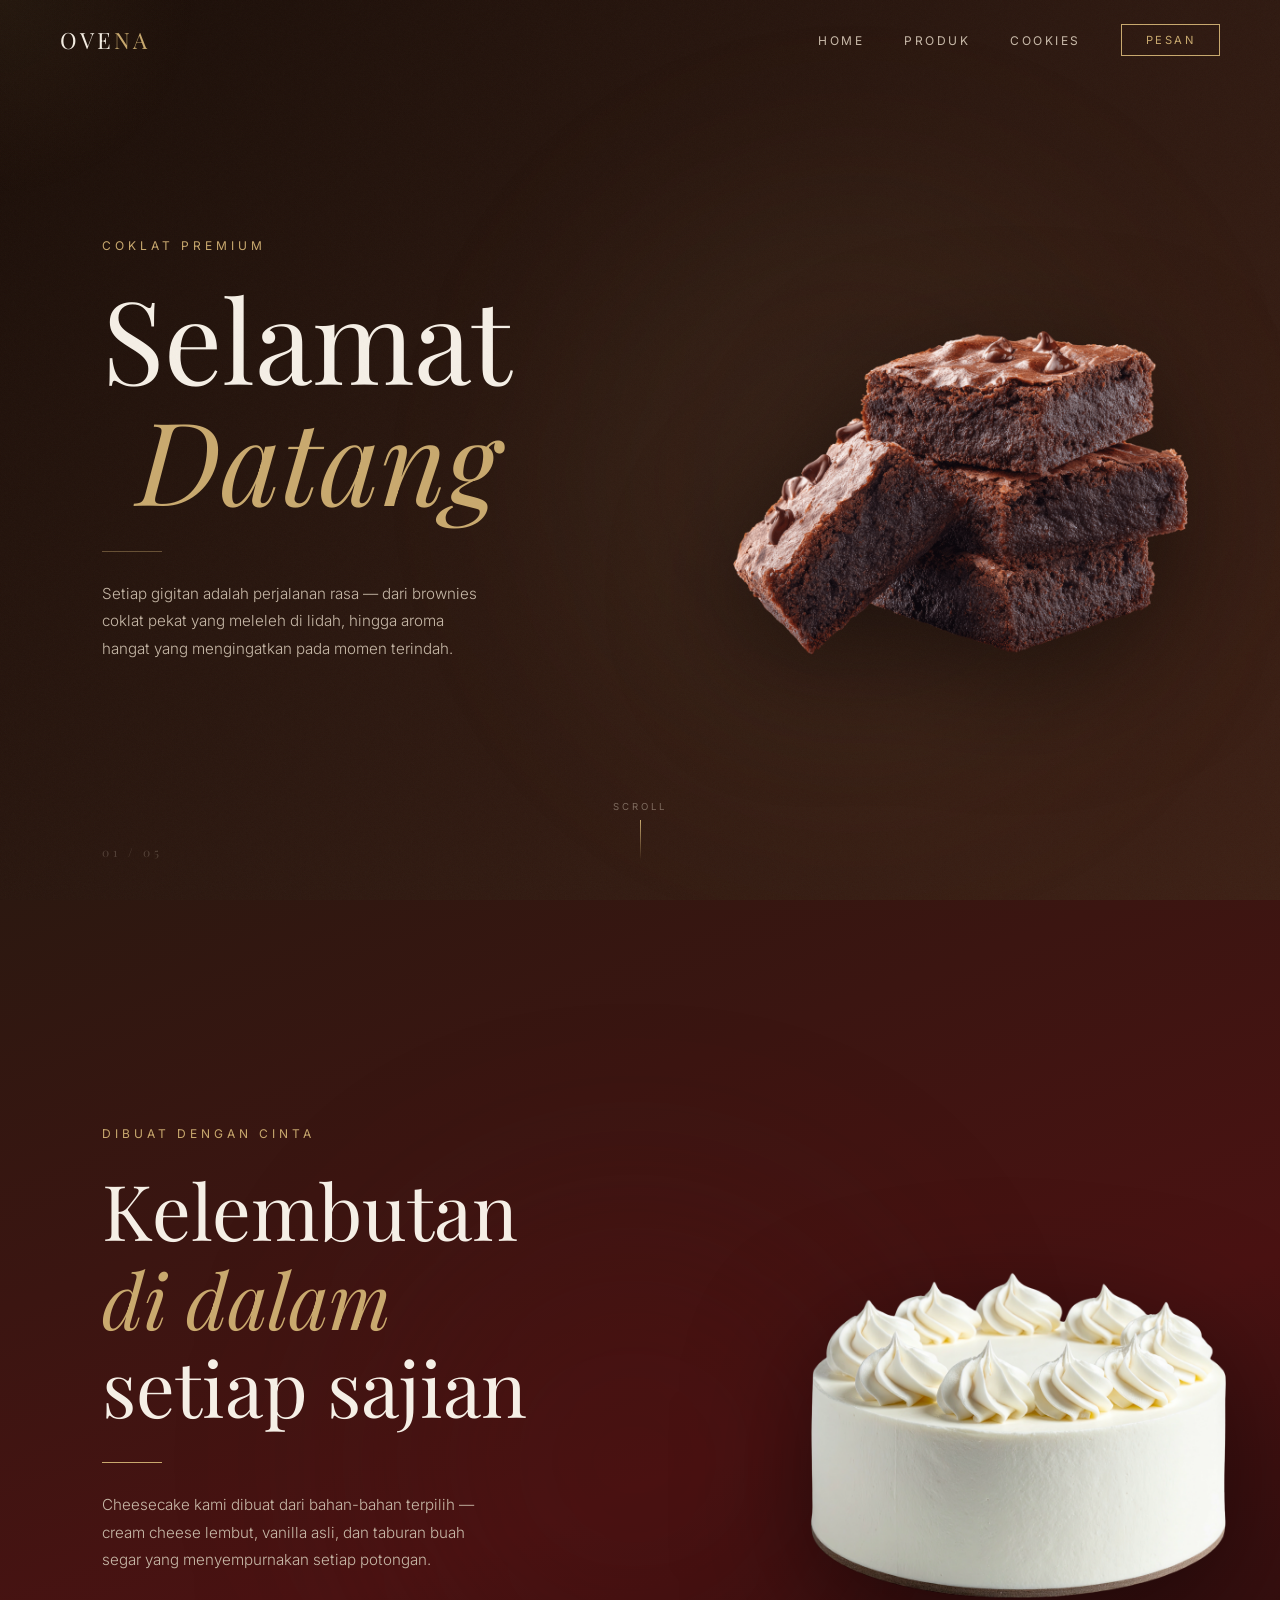
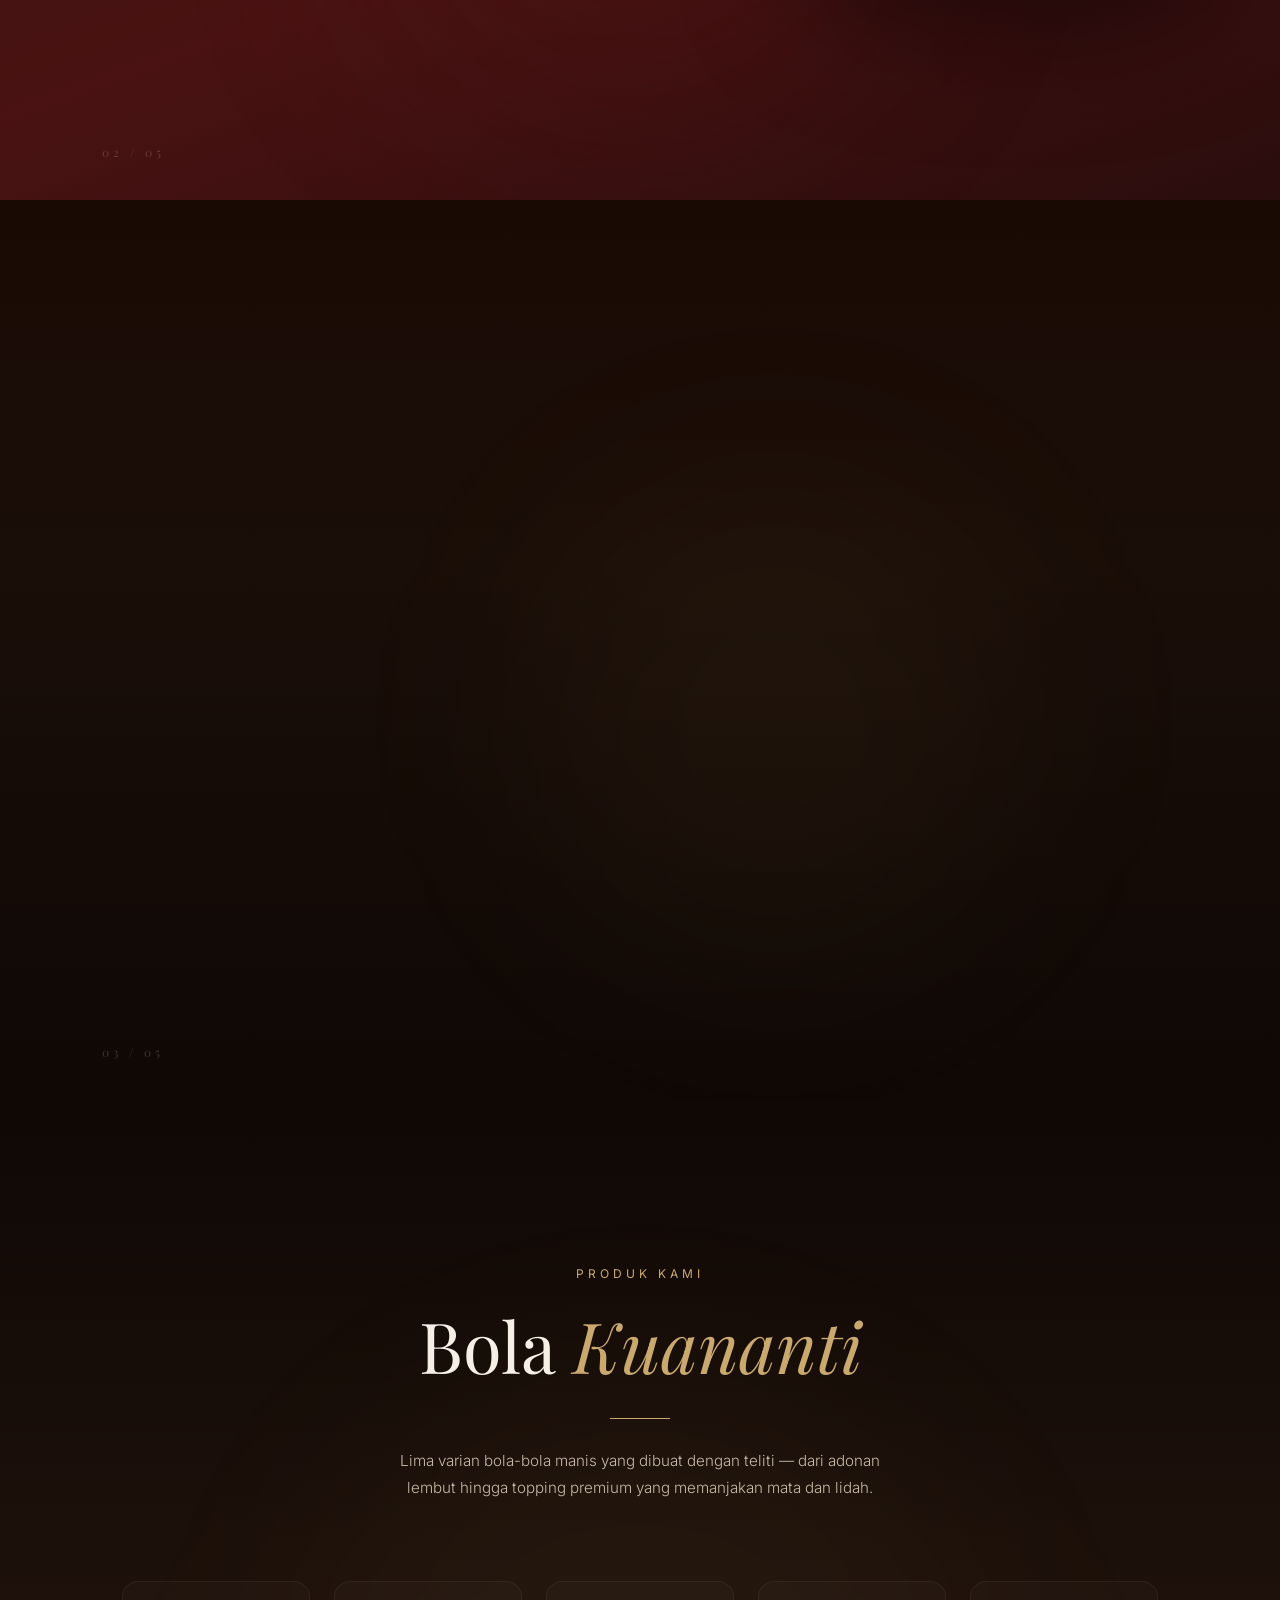
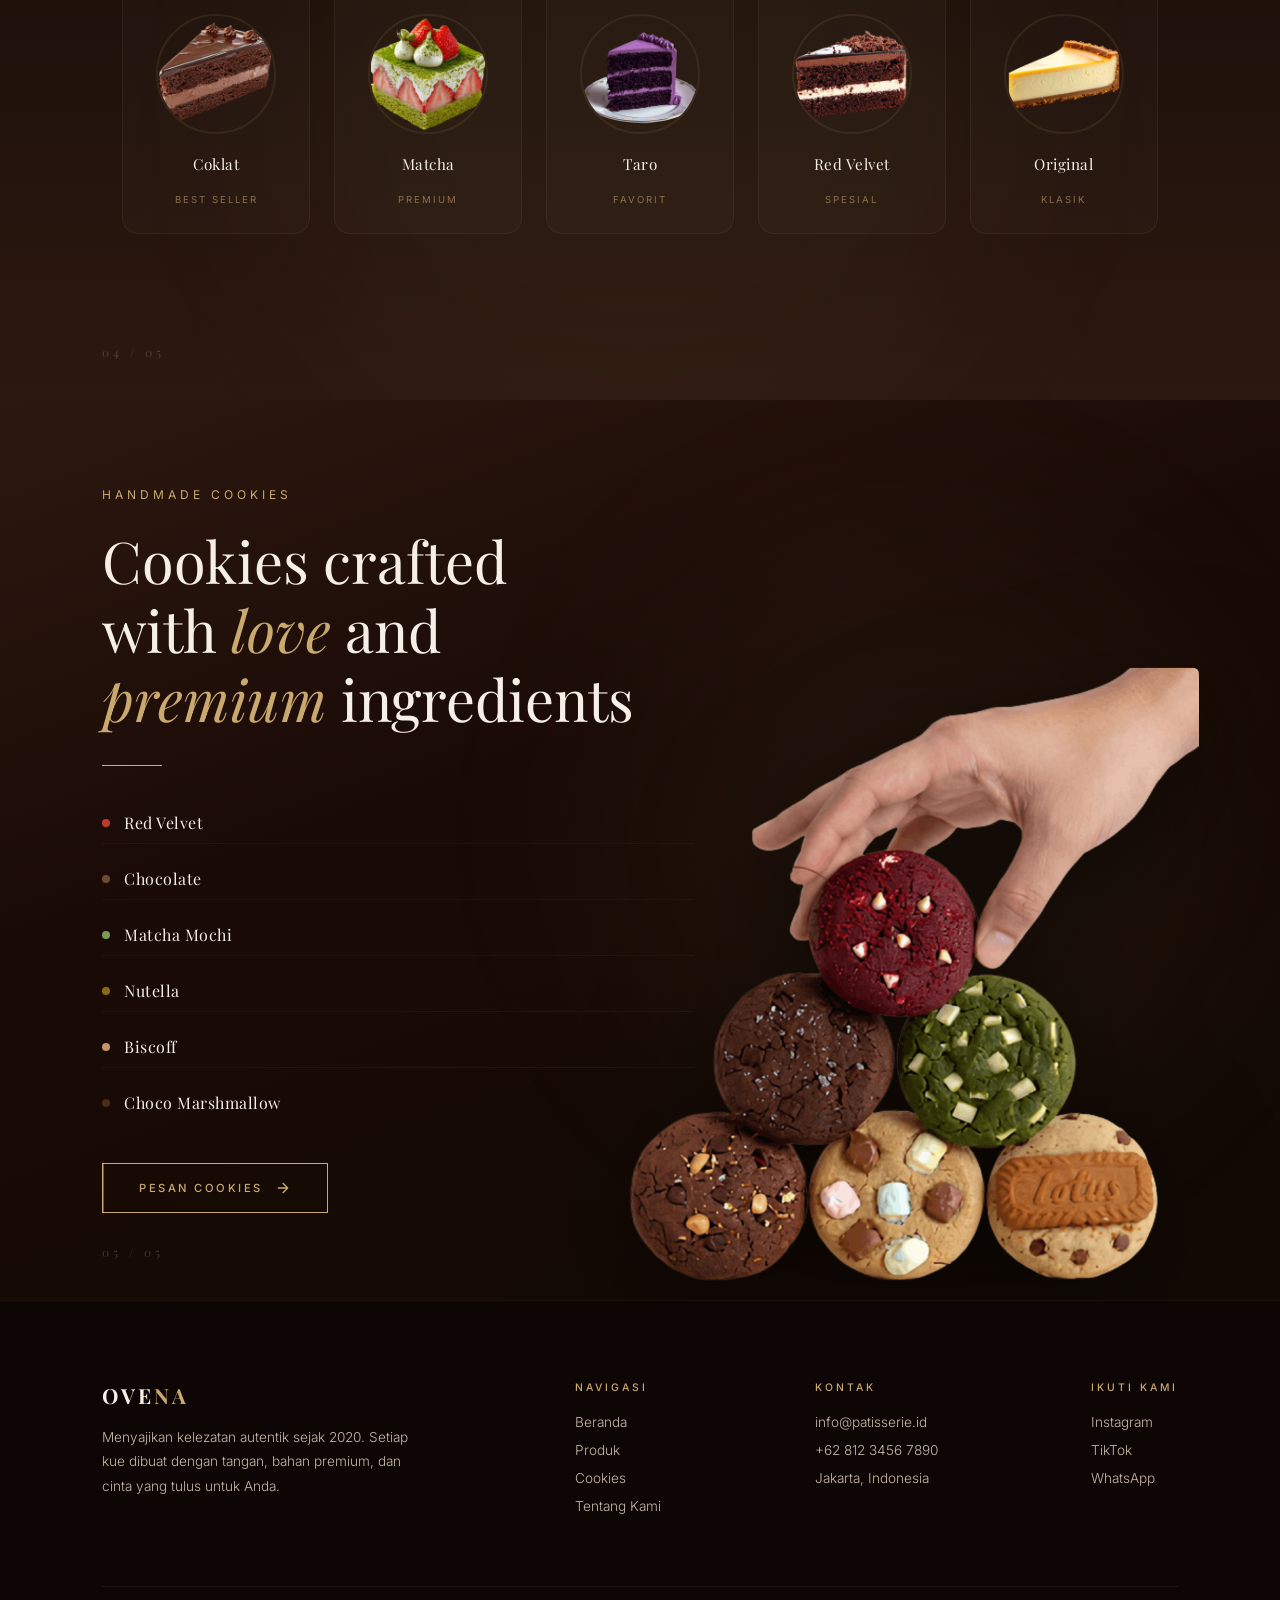
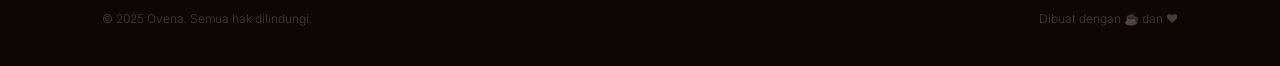
<file: index.html>
<!DOCTYPE html>
<html lang="id">
<head>
    <meta charset="UTF-8">
    <meta name="viewport" content="width=device-width, initial-scale=1.0">
    <title>Patisserie — Selamat Datang</title>
    <link rel="preconnect" href="https://fonts.googleapis.com">
    <link href="https://fonts.googleapis.com/css2?family=Playfair+Display:ital,wght@0,400;0,500;0,600;1,400;1,500&family=Inter:wght@300;400;500&display=swap" rel="stylesheet">
    <link rel="stylesheet" href="assets/css/style.css">
</head>
<body>

    <div class="cursor-glow" id="cursorGlow"></div>
    <div class="scroll-progress" id="scrollProgress"></div>

    <nav class="navbar" id="navbar">
        <div class="nav-logo">Ove<span>na</span></div>
        <div class="nav-links" id="navLinks">
            <a href="#home">Home</a>
            <a href="#produk">Produk</a>
            <a href="#cookies">Cookies</a>
            <a href="/Auth.html" class="nav-cta">Pesan</a>
        </div>
        <div class="mobile-toggle" id="mobileToggle" role="button" aria-label="Toggle menu" aria-expanded="false" tabindex="0">
            <span></span><span></span><span></span>
        </div>
    </nav>

    <div class="nav-mobile-backdrop" id="navBackdrop"></div>
    <div class="nav-mobile-overlay" id="navMobileOverlay">
        <a href="#home">Home</a>
        <a href="#produk">Produk</a>
        <a href="#cookies">Cookies</a>
        <a href="/Auth.html" class="nav-cta">Pesan</a>
    </div>

    <!-- SECTION 1 — BROWNIES -->
    <section class="hero-section section-1 section-enter-up" id="home">
        <div class="ambient-glow"></div>
        <div class="section-inner">
            <div class="text-content">
                <div class="subtitle">Coklat Premium</div>
                <h1>Selamat<br><span class="indent">Datang</span></h1>
                <div class="section-divider"></div>
                <p class="desc">Setiap gigitan adalah perjalanan rasa — dari brownies coklat pekat yang meleleh di lidah, hingga aroma hangat yang mengingatkan pada momen terindah.</p>
            </div>
            <div class="image-content" data-parallax="0.05">
                <img src="assets/img/1.png" alt="Tumpukan Brownies Coklat">
            </div>
        </div>
        <div class="section-number">01 / 05</div>
        <div class="scroll-indicator" id="scrollIndicator">
            <span>Scroll</span>
            <div class="scroll-line"></div>
        </div>
    </section>

    <!-- SECTION 2 — CHEESECAKE -->
    <section class="hero-section section-2 section-enter-up">
        <div class="ambient-glow"></div>
        <div class="section-inner">
            <div class="text-content">
                <div class="subtitle reveal">Dibuat dengan Cinta</div>
                <h1 class="reveal reveal-delay-1">Kelembutan<br><em>di dalam</em><br>setiap sajian</h1>
                <div class="section-divider reveal reveal-delay-2"></div>
                <p class="desc reveal reveal-delay-3">Cheesecake kami dibuat dari bahan-bahan terpilih — cream cheese lembut, vanilla asli, dan taburan buah segar yang menyempurnakan setiap potongan.</p>
            </div>
            <div class="image-content reveal-img" data-parallax="0.04">
                <img src="assets/img/2.png" alt="Cheesecake dengan Buah">
            </div>
        </div>
        <div class="section-number">02 / 05</div>
    </section>

    <!-- SECTION 3 — PASTRY -->
    <section class="hero-section section-3 section-enter-up">
        <div class="ambient-glow"></div>
        <div class="section-inner">
            <div class="text-content">
                <div class="subtitle reveal">Koleksi Spesial</div>
                <h1 class="reveal reveal-delay-1">Kue<br><em>Berkualitas</em><br>Untuk Momen<br><em>Berharga</em></h1>
                <div class="section-divider reveal reveal-delay-2"></div>
                <p class="desc reveal reveal-delay-3">Dari pastry berlapis-lapis hingga kue artisan — setiap kreasi kami lahir dari pengalaman bertahun-tahun dan passion tanpa batas.</p>
                <a href="#" class="cta-btn reveal reveal-delay-4">
                    <span>Pesan Sekarang</span>
                    <svg viewBox="0 0 24 24" fill="none" stroke="currentColor" stroke-width="2" stroke-linecap="round" stroke-linejoin="round"><path d="M5 12h14M12 5l7 7-7 7"/></svg>
                </a>
            </div>
            <div class="image-content reveal-img" data-parallax="0.03">
                <img src="assets/img/3 (1).png" alt="Aneka Potongan Kue">
            </div>
        </div>
        <div class="section-number">03 / 05</div>
    </section>

    <!-- SECTION 4 — BOLA KUANANTI -->
    <section class="hero-section section-4 section-enter-up" id="produk">
        <div class="ambient-glow"></div>
        <div class="section-inner">
            <div class="text-content">
                <div class="subtitle reveal">Produk Kami</div>
                <h1 class="reveal reveal-delay-1">Bola <em>Kuananti</em></h1>
                <div class="section-divider reveal reveal-delay-2" style="margin: 32px auto 0; transform-origin: center;"></div>
                <p class="desc reveal reveal-delay-3">Lima varian bola-bola manis yang dibuat dengan teliti — dari adonan lembut hingga topping premium yang memanjakan mata dan lidah.</p>
            </div>
            <div class="product-grid">
                <div class="product-card">
                    <div class="product-card-img"><img src="assets/img/5 (1).png" alt="Bola Coklat"></div>
                    <div class="product-card-name">Coklat</div>
                    <div class="product-card-tag">Best Seller</div>
                </div>
                <div class="product-card">
                    <div class="product-card-img"><img src="assets/img/6 (1).png" alt="Bola Matcha"></div>
                    <div class="product-card-name">Matcha</div>
                    <div class="product-card-tag">Premium</div>
                </div>
                <div class="product-card">
                    <div class="product-card-img"><img src="assets/img/7 (1).png" alt="Bola Taro"></div>
                    <div class="product-card-name">Taro</div>
                    <div class="product-card-tag">Favorit</div>
                </div>
                <div class="product-card">
                    <div class="product-card-img"><img src="assets/img/8 (1).png" alt="Bola Red Velvet"></div>
                    <div class="product-card-name">Red Velvet</div>
                    <div class="product-card-tag">Spesial</div>
                </div>
                <div class="product-card">
                    <div class="product-card-img"><img src="assets/img/9 (1).png" alt="Bola Original"></div>
                    <div class="product-card-name">Original</div>
                    <div class="product-card-tag">Klasik</div>
                </div>
            </div>
        </div>
        <div class="section-number">04 / 05</div>
    </section>

    <!-- SECTION 5 — COOKIES -->
    <section class="hero-section section-5 section-enter-up" id="cookies">
        <div class="ambient-glow"></div>
        <div class="section-inner">
            <div class="text-content">
                <div class="subtitle reveal">Handmade Cookies</div>
                <h1 class="reveal reveal-delay-1">Cookies crafted<br>with <em>love</em> and<br><em>premium</em> ingredients</h1>
                <div class="section-divider reveal reveal-delay-2"></div>
                <div class="flavor-list">
                    <div class="flavor-item">
                        <span class="flavor-dot dot-redvelvet"></span>
                        <span class="flavor-name">Red Velvet</span>
                        <svg class="flavor-arrow" width="16" height="16" viewBox="0 0 24 24" fill="none" stroke="currentColor" stroke-width="2" stroke-linecap="round" stroke-linejoin="round"><path d="M5 12h14M12 5l7 7-7 7"/></svg>
                    </div>
                    <div class="flavor-item">
                        <span class="flavor-dot dot-chocolate"></span>
                        <span class="flavor-name">Chocolate</span>
                        <svg class="flavor-arrow" width="16" height="16" viewBox="0 0 24 24" fill="none" stroke="currentColor" stroke-width="2" stroke-linecap="round" stroke-linejoin="round"><path d="M5 12h14M12 5l7 7-7 7"/></svg>
                    </div>
                    <div class="flavor-item">
                        <span class="flavor-dot dot-matcha"></span>
                        <span class="flavor-name">Matcha Mochi</span>
                        <svg class="flavor-arrow" width="16" height="16" viewBox="0 0 24 24" fill="none" stroke="currentColor" stroke-width="2" stroke-linecap="round" stroke-linejoin="round"><path d="M5 12h14M12 5l7 7-7 7"/></svg>
                    </div>
                    <div class="flavor-item">
                        <span class="flavor-dot dot-nutella"></span>
                        <span class="flavor-name">Nutella</span>
                        <svg class="flavor-arrow" width="16" height="16" viewBox="0 0 24 24" fill="none" stroke="currentColor" stroke-width="2" stroke-linecap="round" stroke-linejoin="round"><path d="M5 12h14M12 5l7 7-7 7"/></svg>
                    </div>
                    <div class="flavor-item">
                        <span class="flavor-dot dot-biscoff"></span>
                        <span class="flavor-name">Biscoff</span>
                        <svg class="flavor-arrow" width="16" height="16" viewBox="0 0 24 24" fill="none" stroke="currentColor" stroke-width="2" stroke-linecap="round" stroke-linejoin="round"><path d="M5 12h14M12 5l7 7-7 7"/></svg>
                    </div>
                    <div class="flavor-item">
                        <span class="flavor-dot dot-chocomarsh"></span>
                        <span class="flavor-name">Choco Marshmallow</span>
                        <svg class="flavor-arrow" width="16" height="16" viewBox="0 0 24 24" fill="none" stroke="currentColor" stroke-width="2" stroke-linecap="round" stroke-linejoin="round"><path d="M5 12h14M12 5l7 7-7 7"/></svg>
                    </div>
                </div>
                <a href="#" class="cta-btn cta-btn-outline reveal reveal-delay-4">
                    <span>Pesan Cookies</span>
                    <svg viewBox="0 0 24 24" fill="none" stroke="currentColor" stroke-width="2" stroke-linecap="round" stroke-linejoin="round"><path d="M5 12h14M12 5l7 7-7 7"/></svg>
                </a>
            </div>
            <div class="image-content reveal-img" data-parallax="0.03">
                <img src="assets/img/4 (1).png" alt="Koleksi Cookies Premium">
            </div>
        </div>
        <div class="section-number">05 / 05</div>
    </section>

    <!-- FOOTER -->
    <footer class="footer-section section-enter-up">
        <div class="footer-inner">
            <div class="footer-brand">
                <h3>Ove<span>na</span></h3>
                <p>Menyajikan kelezatan autentik sejak 2020. Setiap kue dibuat dengan tangan, bahan premium, dan cinta yang tulus untuk Anda.</p>
            </div>
            <div class="footer-col">
                <h4>Navigasi</h4>
                <a href="#home">Beranda</a>
                <a href="#produk">Produk</a>
                <a href="#cookies">Cookies</a>
                <a href="#">Tentang Kami</a>
            </div>
            <div class="footer-col">
                <h4>Kontak</h4>
                <a href="#">info@patisserie.id</a>
                <a href="#">+62 812 3456 7890</a>
                <a href="#">Jakarta, Indonesia</a>
            </div>
            <div class="footer-col">
                <h4>Ikuti Kami</h4>
                <a href="#">Instagram</a>
                <a href="#">TikTok</a>
                <a href="#">WhatsApp</a>
            </div>
        </div>
        <div class="footer-bottom">
            <span>© 2025 Ovena. Semua hak dilindungi.</span>
            <span>Dibuat dengan ☕ dan ❤️</span>
        </div>
    </footer>

    <script src="assets/js/script.js">
       
    </script>

</body>
</html>
</file>
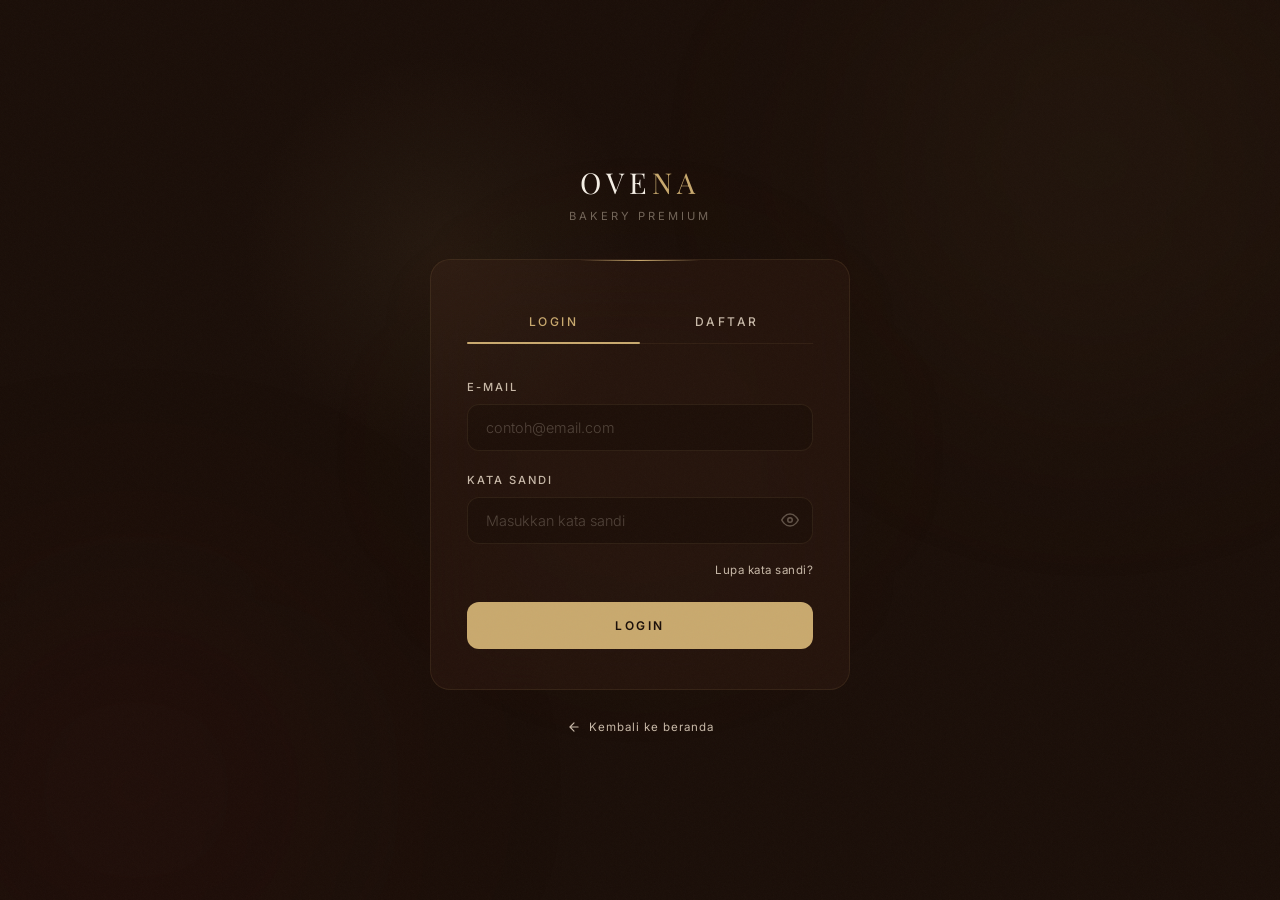
<file: Auth.html>
<!DOCTYPE html>
<html lang="id">
<head>
    <meta charset="UTF-8">
    <meta name="viewport" content="width=device-width, initial-scale=1.0">
    <title>Login & Daftar — Pâtisserie</title>
    <link rel="preconnect" href="https://fonts.googleapis.com">
    <link href="https://fonts.googleapis.com/css2?family=Playfair+Display:ital,wght@0,400;0,500;0,600;1,400;1,500&family=Inter:wght@300;400;500;600&display=swap" rel="stylesheet">
    <link rel="stylesheet" href="assets/css/auth.css">
</head>
<body>

    <!-- Background -->
    <div class="cursor-glow" id="cursorGlow"></div>
    <div class="bg-blob bg-blob-1"></div>
    <div class="bg-blob bg-blob-2"></div>
    <div class="bg-blob bg-blob-3"></div>

    <div class="auth-container">
        <!-- Logo -->
        <div class="auth-logo">
            <h1>Ove<span>na</span></h1>
            <p>Bakery Premium</p>
        </div>

        <!-- Card -->
        <div class="auth-card">
            <!-- Tabs -->
            <div class="auth-tabs">
                <button class="auth-tab active" data-tab="login">Login</button>
                <button class="auth-tab" data-tab="daftar">Daftar</button>
                <div class="tab-indicator" id="tabIndicator"></div>
            </div>

            <!-- Panels -->
            <div class="auth-panels">

                <!-- ====== LOGIN ====== -->
                <div class="auth-panel active" id="panel-login">
                    <form id="form-login" novalidate>
                        <div class="field">
                            <label>E-mail</label>
                            <input type="email" id="l-email" placeholder="contoh@email.com" autocomplete="email">
                            <div class="error-msg" id="l-email-err">Masukkan e-mail yang valid</div>
                        </div>
                        <div class="field">
                            <label>Kata Sandi</label>
                            <div class="pw-wrap">
                                <input type="password" id="l-pass" placeholder="Masukkan kata sandi" autocomplete="current-password">
                                <button type="button" class="pw-btn" onclick="togglePw('l-pass', this)">
                                    <svg viewBox="0 0 24 24" fill="none" stroke="currentColor" stroke-width="2" stroke-linecap="round" stroke-linejoin="round">
                                        <path d="M1 12s4-8 11-8 11 8 11 8-4 8-11 8-11-8-11-8z"/>
                                        <circle cx="12" cy="12" r="3"/>
                                    </svg>
                                </button>
                            </div>
                            <div class="error-msg" id="l-pass-err">Kata sandi tidak boleh kosong</div>
                        </div>
                        <div class="forgot">
                            <a href="#" onclick="event.preventDefault(); toast('Fitur reset kata sandi segera hadir', 'info')">Lupa kata sandi?</a>
                        </div>
                        <button type="submit" class="btn-submit"><span>Login</span></button>
                    </form>

                   

                   
                </div>

                <!-- ====== DAFTAR ====== -->
                <div class="auth-panel" id="panel-daftar">
                    <form id="form-daftar" novalidate>
                        <div class="field">
                            <label>Nama Lengkap</label>
                            <input type="text" id="d-nama" placeholder="Nama lengkap kamu" autocomplete="name">
                            <div class="error-msg" id="d-nama-err">Nama wajib diisi</div>
                        </div>
                        <div class="field">
                            <label>E-mail</label>
                            <input type="email" id="d-email" placeholder="contoh@email.com" autocomplete="email">
                            <div class="error-msg" id="d-email-err">Masukkan e-mail yang valid</div>
                        </div>
                        <div class="field">
                            <label>Kata Sandi</label>
                            <div class="pw-wrap">
                                <input type="password" id="d-pass" placeholder="Minimal 6 karakter" autocomplete="new-password">
                                <button type="button" class="pw-btn" onclick="togglePw('d-pass', this)">
                                    <svg viewBox="0 0 24 24" fill="none" stroke="currentColor" stroke-width="2" stroke-linecap="round" stroke-linejoin="round">
                                        <path d="M1 12s4-8 11-8 11 8 11 8-4 8-11 8-11-8-11-8z"/>
                                        <circle cx="12" cy="12" r="3"/>
                                    </svg>
                                </button>
                            </div>
                            <div class="error-msg" id="d-pass-err">Kata sandi minimal 6 karakter</div>
                        </div>
                        <label class="checkbox" id="d-agree-wrap">
                            <input type="checkbox" id="d-agree">
                            <div class="check-box">
                                <svg viewBox="0 0 24 24" stroke-linecap="round" stroke-linejoin="round">
                                    <polyline points="20 6 9 17 4 12"/>
                                </svg>
                            </div>
                            <span>Saya menyetujui <a href="#" onclick="event.preventDefault(); event.stopPropagation(); toast('Halaman syarat & ketentuan sedang disiapkan', 'info')">Syarat & Ketentuan</a></span>
                        </label>
                        <div class="error-msg" id="d-agree-err" style="margin-top:-14px; margin-bottom:18px;">Anda harus menyetujui syarat & ketentuan</div>
                        <button type="submit" class="btn-submit"><span>Daftar</span></button>
                    </form>

                  
                </div>

            </div>
        </div>

        <!-- Back -->
        <div class="back-link">
            <a href="/index.html">
                <svg viewBox="0 0 24 24" fill="none" stroke="currentColor" stroke-width="2" stroke-linecap="round" stroke-linejoin="round"><path d="M19 12H5M12 19l-7-7 7-7"/></svg>
                Kembali ke beranda
            </a>
        </div>
    </div>

    <!-- Toast Container -->
    <div class="toast-container" id="toastBox"></div>

    <script src="assets/js/auth.js">
       
    </script>

</body>
</html>
</file>
<file: assets/css/style.css>
*, *::before, *::after {
            margin: 0;
            padding: 0;
            box-sizing: border-box;
        }

        :root {
            --brown-deep: #1a0e08;
            --brown-rich: #2c1810;
            --brown-warm: #3d2015;
            --maroon: #4a1212;
            --cream: #f5efe6;
            --cream-muted: #c8b9a8;
            --gold: #c9a96e;
            --gold-light: #e0c992;
            --gold-dim: rgba(201,169,110,0.15);
        }

        html { scroll-behavior: smooth; }

        body {
            font-family: 'Inter', sans-serif;
            background: var(--brown-deep);
            color: var(--cream);
            overflow-x: hidden;
        }

        body.menu-open { overflow: hidden; }

        body::after {
            content: '';
            position: fixed;
            inset: 0;
            z-index: 9999;
            pointer-events: none;
            opacity: 0.03;
            background-image: url("data:image/svg+xml,%3Csvg viewBox='0 0 256 256' xmlns='http://www.w3.org/2000/svg'%3E%3Cfilter id='n'%3E%3CfeTurbulence type='fractalNoise' baseFrequency='0.9' numOctaves='4' stitchTiles='stitch'/%3E%3C/filter%3E%3Crect width='100%25' height='100%25' filter='url(%23n)'/%3E%3C/svg%3E");
            background-size: 128px 128px;
        }

        .cursor-glow {
            position: fixed;
            width: 400px;
            height: 400px;
            border-radius: 50%;
            background: radial-gradient(circle, rgba(201,169,110,0.06) 0%, transparent 70%);
            pointer-events: none;
            z-index: 9998;
            transform: translate(-50%, -50%);
            transition: left 0.3s ease-out, top 0.3s ease-out;
        }

        /* === NAVBAR === */
        .navbar {
            position: fixed;
            top: 0; left: 0;
            width: 100%;
            z-index: 200;
            padding: 0 60px;
            height: 80px;
            display: flex;
            align-items: center;
            justify-content: space-between;
            transition: background 0.5s ease, backdrop-filter 0.5s ease,
                        transform 0.5s cubic-bezier(0.25,0.8,0.25,1), opacity 0.5s ease;
        }

        .navbar.scrolled {
            background: rgba(26,14,8,0.85);
            backdrop-filter: blur(20px);
            -webkit-backdrop-filter: blur(20px);
            border-bottom: 1px solid rgba(201,169,110,0.08);
        }

        .navbar.nav-hidden {
            transform: translateY(-100%);
            opacity: 0;
        }

        .nav-logo {
            font-family: 'Playfair Display', serif;
            font-size: 1.4rem;
            color: var(--cream);
            letter-spacing: 3px;
            text-transform: uppercase;
            opacity: 0;
            animation: fadeSlideDown 1s 0.3s ease forwards;
            position: relative;
            z-index: 1;
        }
        .nav-logo span { color: var(--gold); }

        .nav-links {
            display: flex;
            gap: 40px;
            align-items: center;
        }

        .nav-links a {
            color: var(--cream-muted);
            text-decoration: none;
            font-size: 0.75rem;
            letter-spacing: 2.5px;
            text-transform: uppercase;
            font-weight: 400;
            position: relative;
            padding: 4px 0;
            opacity: 0;
            animation: fadeSlideDown 1s ease forwards;
            transition: color 0.3s ease;
        }

        .nav-links a:nth-child(1) { animation-delay: 0.5s; }
        .nav-links a:nth-child(2) { animation-delay: 0.65s; }
        .nav-links a:nth-child(3) { animation-delay: 0.8s; }
        .nav-links a:nth-child(4) { animation-delay: 0.95s; }

        .nav-links a::after {
            content: '';
            position: absolute;
            bottom: -2px; left: 0;
            width: 0; height: 1px;
            background: var(--gold);
            transition: width 0.4s cubic-bezier(0.25,0.8,0.25,1);
        }

        .nav-links a:hover { color: var(--cream); }
        .nav-links a:hover::after { width: 100%; }

        .nav-cta {
            background: transparent !important;
            border: 1px solid var(--gold) !important;
            padding: 8px 24px !important;
            font-size: 0.7rem !important;
            letter-spacing: 2.5px !important;
            color: var(--gold) !important;
            transition: all 0.4s ease !important;
        }
        .nav-cta:hover {
            background: var(--gold) !important;
            color: var(--brown-deep) !important;
        }
        .nav-cta::after { display: none !important; }

        .scroll-progress {
            position: fixed;
            top: 0; left: 0;
            height: 2px;
            background: linear-gradient(90deg, var(--gold), var(--gold-light));
            z-index: 300;
            width: 0%;
            transition: width 0.05s linear;
        }

        /* === SECTION BASE === */
        .hero-section {
            min-height: 100vh;
            display: flex;
            align-items: center;
            position: relative;
            padding: 0 8%;
            overflow: hidden;
            transition: opacity 0.65s cubic-bezier(0.25,0.8,0.25,1),
                        transform 0.65s cubic-bezier(0.25,0.8,0.25,1),
                        filter 0.65s cubic-bezier(0.25,0.8,0.25,1);
            will-change: opacity, transform, filter;
        }

        .hero-section.section-exit-up {
            opacity: 0;
            transform: translateY(-60px) scale(0.98);
            filter: blur(4px);
            pointer-events: none;
        }

        .hero-section.section-enter-up {
            opacity: 1;
            transform: translateY(0) scale(1);
            filter: blur(0px);
            pointer-events: auto;
        }

        .section-inner {
            display: flex;
            align-items: center;
            width: 100%;
            max-width: 1400px;
            margin: 0 auto;
            position: relative;
        }

        .text-content {
            flex: 1;
            z-index: 2;
            max-width: 55%;
        }

        .text-content h1 {
            font-family: 'Playfair Display', serif;
            color: var(--cream);
            font-weight: 400;
            line-height: 1.05;
        }

        .text-content .subtitle {
            font-size: 0.75rem;
            letter-spacing: 4px;
            text-transform: uppercase;
            color: var(--gold);
            margin-bottom: 24px;
            font-weight: 400;
        }

        .text-content .desc {
            font-size: 0.95rem;
            line-height: 1.8;
            color: var(--cream-muted);
            margin-top: 28px;
            max-width: 380px;
            font-weight: 300;
        }

        .cta-btn {
            display: inline-flex;
            align-items: center;
            gap: 12px;
            margin-top: 40px;
            padding: 16px 36px;
            background: var(--gold);
            color: var(--brown-deep);
            text-decoration: none;
            font-size: 0.7rem;
            letter-spacing: 2.5px;
            text-transform: uppercase;
            font-weight: 500;
            transition: all 0.4s cubic-bezier(0.25,0.8,0.25,1);
            position: relative;
            overflow: hidden;
        }

        .cta-btn::before {
            content: '';
            position: absolute;
            inset: 0;
            background: var(--gold-light);
            transform: translateX(-100%);
            transition: transform 0.4s cubic-bezier(0.25,0.8,0.25,1);
        }
        .cta-btn:hover::before { transform: translateX(0); }
        .cta-btn span { position: relative; z-index: 1; }
        .cta-btn svg {
            position: relative; z-index: 1;
            width: 16px; height: 16px;
            transition: transform 0.3s ease;
        }
        .cta-btn:hover svg { transform: translateX(4px); }

        .cta-btn-outline {
            background: transparent;
            border: 1px solid var(--gold);
            color: var(--gold);
        }
        .cta-btn-outline::before { background: var(--gold); }
        .cta-btn-outline:hover { color: var(--brown-deep); }

        .image-content {
            position: absolute;
            z-index: 1;
        }

        .image-content img {
            height: 100%;
            width: auto;
            object-fit: cover;
            filter: drop-shadow(0 30px 60px rgba(0,0,0,0.5));
            transition: transform 0.8s cubic-bezier(0.25,0.8,0.25,1);
        }

        .ambient-glow {
            position: absolute;
            border-radius: 50%;
            pointer-events: none;
            filter: blur(100px);
            z-index: 0;
        }

        .section-divider {
            width: 60px; height: 1px;
            background: var(--gold);
            opacity: 0.4;
            margin-top: 32px;
            transform-origin: left;
        }

        .section-number {
            position: absolute;
            bottom: 40px; left: 8%;
            font-family: 'Playfair Display', serif;
            font-size: 0.75rem;
            letter-spacing: 4px;
            color: rgba(200,185,168,0.25);
            z-index: 5;
        }

        /* === SECTION 1 === */
        .section-1 {
            background: linear-gradient(135deg, var(--brown-deep) 0%, var(--brown-rich) 50%, var(--brown-warm) 100%);
        }
        .section-1 .ambient-glow {
            width: 600px; height: 600px;
            background: rgba(201,169,110,0.05);
            right: 10%; top: 20%;
        }
        .section-1 .text-content h1 { font-size: clamp(4rem, 9vw, 8rem); }
        .section-1 .indent {
            display: inline-block;
            margin-left: 0.3em;
            font-style: italic;
            color: var(--gold);
        }
        .section-1 .image-content {
            align-items: flex-end;
            right: -2%; bottom: -15%;
            height: 110%;
        }

        /* === SECTION 2 === */
        .section-2 {
            background: linear-gradient(160deg, var(--brown-rich) 0%, var(--maroon) 60%, #2a0d0d 100%);
        }
        .section-2 .ambient-glow {
            width: 500px; height: 500px;
            background: rgba(74,18,18,0.3);
            left: 30%; bottom: 10%;
        }
        .section-2 .text-content h1 {
            font-size: clamp(2.8rem, 6vw, 5.5rem);
            line-height: 1.15;
        }
        .section-2 .text-content h1 em { font-style: italic; color: var(--gold); }
        .section-2 .image-content {
            align-items: flex-end;
            right: -6%; bottom: -12%;
            height: 100%;
        }

        /* === SECTION 3 === */
        .section-3 {
            background: linear-gradient(180deg, #1a0a04 0%, var(--brown-deep) 40%, #0f0805 100%);
        }
        .section-3 .ambient-glow {
            width: 500px; height: 500px;
            background: rgba(201,169,110,0.04);
            right: 20%; top: 30%;
        }
        .section-3 .text-content h1 {
            font-size: clamp(2.5rem, 5vw, 4.8rem);
            line-height: 1.2;
        }
        .section-3 .text-content h1 em { font-style: italic; color: var(--gold-light); }
        .section-3 .image-content {
            align-items: center;
            right: -12%; top: 0;
            height: 100%;
        }
        .section-3 .image-content img { height: 92%; }

        /* === SECTION 4 === */
        .section-4 {
            background: linear-gradient(180deg, #0f0805 0%, #1c100a 50%, var(--brown-rich) 100%);
        }
        .section-4 .ambient-glow {
            width: 700px; height: 700px;
            background: rgba(201,169,110,0.04);
            left: 50%; top: 30%;
            transform: translateX(-50%);
        }
        .section-4 .section-inner {
            flex-direction: column;
            text-align: center;
            align-items: center;
            gap: 0;
        }
        .section-4 .text-content {
            max-width: 100%;
            text-align: center;
            margin-bottom: 20px;
        }
        .section-4 .text-content .desc {
            max-width: 500px;
            margin: 28px auto 0;
        }
        .section-4 .text-content h1 {
            font-size: clamp(2.5rem, 5.5vw, 4.5rem);
            line-height: 1.15;
        }
        .section-4 .text-content h1 em { font-style: italic; color: var(--gold); }

        .product-grid {
            display: flex;
            gap: 24px;
            justify-content: center;
            flex-wrap: wrap;
            margin-top: 60px;
            padding: 0 20px;
            width: 100%;
            max-width: 1200px;
        }

        .product-card {
            flex: 1 1 180px;
            max-width: 200px;
            display: flex;
            flex-direction: column;
            align-items: center;
            gap: 20px;
            padding: 32px 16px 28px;
            border: 1px solid rgba(201,169,110,0.08);
            border-radius: 16px;
            background: rgba(255,255,255,0.02);
            transition: opacity 0.8s cubic-bezier(0.25,0.8,0.25,1),
                        transform 0.8s cubic-bezier(0.25,0.8,0.25,1),
                        border-color 0.5s ease,
                        box-shadow 0.5s ease;
            cursor: pointer;
            position: relative;
            overflow: hidden;
        }
        .product-card::before {
            content: '';
            position: absolute;
            inset: 0;
            background: radial-gradient(circle at 50% 0%, rgba(201,169,110,0.08) 0%, transparent 70%);
            opacity: 0;
            transition: opacity 0.5s ease;
        }
        .product-card:hover::before { opacity: 1; }
        .product-card:hover {
            border-color: rgba(201,169,110,0.25);
            transform: translateY(-8px);
            box-shadow: 0 20px 60px rgba(0,0,0,0.3), 0 0 40px rgba(201,169,110,0.05);
        }
        .product-card-img {
            width: 120px; height: 120px;
            border-radius: 50%;
            overflow: hidden;
            border: 2px solid rgba(201,169,110,0.1);
            transition: border-color 0.4s ease, transform 0.5s ease;
            position: relative;
            z-index: 1;
        }
        .product-card:hover .product-card-img {
            border-color: rgba(201,169,110,0.3);
            transform: scale(1.05);
        }
        .product-card-img img { width: 100%; height: 100%; object-fit: cover; }
        .product-card-name {
            font-family: 'Playfair Display', serif;
            font-size: 0.95rem;
            color: var(--cream);
            letter-spacing: 0.5px;
            position: relative; z-index: 1;
            transition: color 0.3s ease;
        }
        .product-card:hover .product-card-name { color: var(--gold-light); }
        .product-card-tag {
            font-size: 0.6rem;
            letter-spacing: 2px;
            text-transform: uppercase;
            color: var(--gold);
            opacity: 0.6;
            position: relative; z-index: 1;
        }

        /* === SECTION 5 === */
        .section-5 {
            background: linear-gradient(160deg, var(--brown-rich) 0%, #1a0a06 40%, #120a05 100%);
        }
        .section-5 .ambient-glow {
            width: 600px; height: 600px;
            background: rgba(201,169,110,0.05);
            right: 5%; top: 15%;
        }
        .section-5 .text-content h1 {
            font-size: clamp(2rem, 4.5vw, 3.8rem);
            line-height: 1.2;
        }
        .section-5 .text-content h1 em { font-style: italic; color: var(--gold); }
        .section-5 .text-content .desc { max-width: 340px; }
        .section-5 .image-content {
            align-items: flex-start;
            right: -2%; top: 6%;
            height: 88%;
        }
        .section-5 .image-content img { height: 100%; border-radius: 6px; }

        .flavor-list {
            margin-top: 36px;
            display: flex;
            flex-direction: column;
            gap: 14px;
        }
        .flavor-item {
            display: flex;
            align-items: center;
            gap: 14px;
            padding: 10px 0;
            border-bottom: 1px solid rgba(201,169,110,0.06);
            transition: opacity 0.6s ease, transform 0.6s ease;
            cursor: default;
        }
        .flavor-item:last-child { border-bottom: none; }
        .flavor-dot {
            width: 8px; height: 8px;
            border-radius: 50%;
            flex-shrink: 0;
            transition: transform 0.3s ease, box-shadow 0.3s ease;
        }
        .flavor-item:hover .flavor-dot {
            transform: scale(1.5);
            box-shadow: 0 0 12px currentColor;
        }
        .flavor-name {
            font-family: 'Playfair Display', serif;
            font-size: 1rem;
            color: var(--cream);
            letter-spacing: 0.5px;
            transition: color 0.3s ease, transform 0.3s ease;
        }
        .flavor-item:hover .flavor-name {
            color: var(--gold-light);
            transform: translateX(6px);
        }
        .flavor-arrow {
            margin-left: auto;
            opacity: 0;
            transform: translateX(-8px);
            transition: all 0.3s ease;
            color: var(--gold);
        }
        .flavor-item:hover .flavor-arrow {
            opacity: 0.6;
            transform: translateX(0);
        }

        .dot-redvelvet { background: #c0392b; color: #c0392b; }
        .dot-chocolate { background: #6d4c2e; color: #6d4c2e; }
        .dot-matcha { background: #7a9a5a; color: #7a9a5a; }
        .dot-nutella { background: #8B6914; color: #8B6914; }
        .dot-biscoff { background: #c4956a; color: #c4956a; }
        .dot-chocomarsh { background: #4a2c17; color: #4a2c17; }

        /* === SCROLL INDICATOR === */
        .scroll-indicator {
            position: absolute;
            bottom: 40px;
            left: 50%;
            transform: translateX(-50%);
            display: flex;
            flex-direction: column;
            align-items: center;
            gap: 8px;
            z-index: 5;
            opacity: 0;
            animation: fadeIn 1s 2s ease forwards;
        }
        .scroll-indicator span {
            font-size: 0.6rem;
            letter-spacing: 3px;
            text-transform: uppercase;
            color: var(--cream-muted);
            opacity: 0.5;
        }
        .scroll-line {
            width: 1px; height: 40px;
            background: linear-gradient(to bottom, var(--gold), transparent);
            animation: scrollPulse 2s ease-in-out infinite;
        }

        /* === FOOTER === */
        .footer-section {
            padding: 80px 8% 40px;
            background: #0d0604;
            border-top: 1px solid rgba(201,169,110,0.06);
            transition: opacity 0.65s cubic-bezier(0.25,0.8,0.25,1),
                        transform 0.65s cubic-bezier(0.25,0.8,0.25,1),
                        filter 0.65s cubic-bezier(0.25,0.8,0.25,1);
            will-change: opacity, transform, filter;
        }
        .footer-section.section-exit-up {
            opacity: 0;
            transform: translateY(-60px) scale(0.98);
            filter: blur(4px);
            pointer-events: none;
        }
        .footer-section.section-enter-up {
            opacity: 1;
            transform: translateY(0) scale(1);
            filter: blur(0px);
            pointer-events: auto;
        }
        .footer-inner {
            max-width: 1400px;
            margin: 0 auto;
            display: flex;
            justify-content: space-between;
            align-items: flex-start;
            flex-wrap: wrap;
            gap: 60px;
        }
        .footer-brand { max-width: 320px; }
        .footer-brand h3 {
            font-family: 'Playfair Display', serif;
            font-size: 1.3rem;
            letter-spacing: 3px;
            text-transform: uppercase;
            margin-bottom: 16px;
        }
        .footer-brand h3 span { color: var(--gold); }
        .footer-brand p {
            font-size: 0.85rem;
            color: var(--cream-muted);
            line-height: 1.8;
            font-weight: 300;
        }
        .footer-col h4 {
            font-size: 0.65rem;
            letter-spacing: 3px;
            text-transform: uppercase;
            color: var(--gold);
            margin-bottom: 20px;
            font-weight: 500;
        }
        .footer-col a {
            display: block;
            color: var(--cream-muted);
            text-decoration: none;
            font-size: 0.85rem;
            margin-bottom: 12px;
            font-weight: 300;
            transition: color 0.3s ease;
        }
        .footer-col a:hover { color: var(--cream); }
        .footer-bottom {
            max-width: 1400px;
            margin: 60px auto 0;
            padding-top: 24px;
            border-top: 1px solid rgba(200,185,168,0.08);
            display: flex;
            justify-content: space-between;
            align-items: center;
            flex-wrap: wrap;
            gap: 16px;
        }
        .footer-bottom span {
            font-size: 0.75rem;
            color: rgba(200,185,168,0.3);
            font-weight: 300;
        }

        /* === REVEAL === */
        .reveal {
            opacity: 0;
            transform: translateY(60px);
            transition: opacity 1s cubic-bezier(0.25,0.8,0.25,1),
                        transform 1s cubic-bezier(0.25,0.8,0.25,1);
        }
        .reveal.visible { opacity: 1; transform: translateY(0); }
        .reveal-delay-1 { transition-delay: 0.15s; }
        .reveal-delay-2 { transition-delay: 0.3s; }
        .reveal-delay-3 { transition-delay: 0.45s; }
        .reveal-delay-4 { transition-delay: 0.6s; }

        .reveal-img {
            opacity: 0;
            transform: translateX(80px) scale(0.95);
            transition: opacity 1.2s cubic-bezier(0.25,0.8,0.25,1),
                        transform 1.2s cubic-bezier(0.25,0.8,0.25,1);
        }
        .reveal-img.visible { opacity: 1; transform: translateX(0) scale(1); }

        .product-card {
            opacity: 0;
            transform: translateY(40px) scale(0.95);
        }
        .product-card.visible { opacity: 1; transform: translateY(0) scale(1); }
        .product-card:nth-child(1) { transition-delay: 0s; }
        .product-card:nth-child(2) { transition-delay: 0.1s; }
        .product-card:nth-child(3) { transition-delay: 0.2s; }
        .product-card:nth-child(4) { transition-delay: 0.3s; }
        .product-card:nth-child(5) { transition-delay: 0.4s; }

        .flavor-item {
            opacity: 0;
            transform: translateX(-30px);
        }
        .flavor-item.visible { opacity: 1; transform: translateX(0); }
        .flavor-item:nth-child(1) { transition-delay: 0.1s; }
        .flavor-item:nth-child(2) { transition-delay: 0.2s; }
        .flavor-item:nth-child(3) { transition-delay: 0.3s; }
        .flavor-item:nth-child(4) { transition-delay: 0.4s; }
        .flavor-item:nth-child(5) { transition-delay: 0.5s; }
        .flavor-item:nth-child(6) { transition-delay: 0.6s; }

        .section-1 .text-content h1 {
            opacity: 0;
            transform: translateY(40px);
            animation: heroTextIn 1.2s 0.8s cubic-bezier(0.25,0.8,0.25,1) forwards;
        }
        .section-1 .text-content .subtitle { opacity: 0; animation: fadeSlideDown 1s 0.6s ease forwards; }
        .section-1 .text-content .desc { opacity: 0; animation: fadeSlideDown 1s 1.1s ease forwards; }
        .section-1 .cta-btn { opacity: 0; animation: fadeSlideDown 1s 1.3s ease forwards; }
        .section-1 .section-divider { opacity: 0; animation: expandLine 1s 1s ease forwards; }
        .section-1 .image-content {
            opacity: 0;
            transform: translateX(60px);
            animation: imgSlideIn 1.5s 1s cubic-bezier(0.25,0.8,0.25,1) forwards;
        }

        @keyframes fadeSlideDown {
            from { opacity: 0; transform: translateY(-15px); }
            to { opacity: 1; transform: translateY(0); }
        }
        @keyframes heroTextIn {
            from { opacity: 0; transform: translateY(40px); }
            to { opacity: 1; transform: translateY(0); }
        }
        @keyframes imgSlideIn {
            from { opacity: 0; transform: translateX(60px); }
            to { opacity: 1; transform: translateX(0); }
        }
        @keyframes expandLine {
            from { opacity: 0; transform: scaleX(0); }
            to { opacity: 0.4; transform: scaleX(1); }
        }
        @keyframes fadeIn { to { opacity: 1; } }
        @keyframes scrollPulse {
            0%, 100% { opacity: 0.3; transform: scaleY(1); }
            50% { opacity: 1; transform: scaleY(1.2); }
        }

        .mobile-toggle {
            display: none;
            position: absolute;
            right: 24px;
            top: 50%;
            transform: translateY(-50%);
            width: 28px;
            height: 20px;
            cursor: pointer;
            z-index: 210;
            -webkit-tap-highlight-color: transparent;
        }

        .mobile-toggle span {
            position: absolute;
            left: 0;
            width: 100%;
            height: 1.5px;
            background: var(--cream);
            border-radius: 1px;
            transition: top 0.35s cubic-bezier(0.4, 0, 0.2, 1),
                        opacity 0.2s ease,
                        transform 0.35s cubic-bezier(0.4, 0, 0.2, 1),
                        background 0.3s ease;
        }

        .mobile-toggle span:nth-child(1) { top: 0; }
        .mobile-toggle span:nth-child(2) { top: 50%; transform: translateY(-50%); }
        .mobile-toggle span:nth-child(3) { top: 100%; transform: translateY(-100%); }

        .mobile-toggle.active span:nth-child(1) {
            top: 50%;
            transform: translateY(-50%) rotate(45deg);
        }
        .mobile-toggle.active span:nth-child(2) {
            opacity: 0;
            transform: translateY(-50%) scaleX(0);
        }
        .mobile-toggle.active span:nth-child(3) {
            top: 50%;
            transform: translateY(-50%) rotate(-45deg);
        }
        .mobile-toggle.active span { background: var(--gold); }

        .nav-mobile-backdrop {
            display: none;
            position: fixed;
            inset: 0;
            z-index: 150;
            background: rgba(26,14,8,0.97);
            backdrop-filter: blur(30px);
            -webkit-backdrop-filter: blur(30px);
            opacity: 0;
            pointer-events: none;
            transition: opacity 0.45s cubic-bezier(0.4, 0, 0.2, 1);
        }
        .nav-mobile-backdrop.open {
            opacity: 1;
            pointer-events: all;
        }

        .nav-mobile-overlay {
            display: none;
            position: fixed;
            inset: 0;
            z-index: 151;
            flex-direction: column;
            justify-content: center;
            align-items: center;
            gap: 8px;
            pointer-events: none;
        }
        .nav-mobile-overlay.open {
            pointer-events: all;
        }

        .nav-mobile-overlay a {
            color: var(--cream-muted);
            text-decoration: none;
            font-size: 1.1rem;
            letter-spacing: 4px;
            text-transform: uppercase;
            font-weight: 400;
            position: relative;
            padding: 14px 20px;
            display: block;
            width: max-content;
            text-align: center;
            opacity: 0;
            transform: translateY(24px);
            transition: opacity 0.5s cubic-bezier(0.4, 0, 0.2, 1),
                        transform 0.5s cubic-bezier(0.4, 0, 0.2, 1),
                        color 0.3s ease;
        }

        .nav-mobile-overlay.open a {
            opacity: 1;
            transform: translateY(0);
        }

        .nav-mobile-overlay.open a:nth-child(1) { transition-delay: 0.08s; }
        .nav-mobile-overlay.open a:nth-child(2) { transition-delay: 0.14s; }
        .nav-mobile-overlay.open a:nth-child(3) { transition-delay: 0.20s; }
        .nav-mobile-overlay.open a:nth-child(4) { transition-delay: 0.26s; }

        .nav-mobile-overlay:not(.open) a:nth-child(1) { transition-delay: 0.06s; }
        .nav-mobile-overlay:not(.open) a:nth-child(2) { transition-delay: 0.04s; }
        .nav-mobile-overlay:not(.open) a:nth-child(3) { transition-delay: 0.02s; }
        .nav-mobile-overlay:not(.open) a:nth-child(4) { transition-delay: 0s; }

        .nav-mobile-overlay a::after {
            content: '';
            position: absolute;
            bottom: 8px;
            left: 0;
            width: 0;
            height: 1px;
            background: var(--gold);
            transition: width 0.4s cubic-bezier(0.25,0.8,0.25,1);
        }
        .nav-mobile-overlay a:hover { color: var(--cream); }
        .nav-mobile-overlay a:hover::after { width: 100%; }

        .nav-mobile-overlay .nav-cta {
            margin-top: 8px;
            padding: 12px 36px;
        }
        .nav-mobile-overlay .nav-cta::after { display: none; }

        @media (max-width: 900px) {
            .navbar { padding: 0 24px; }
            .nav-links { display: none; }
            .nav-mobile-backdrop { display: block; }
            .nav-mobile-overlay { display: flex; }
            .mobile-toggle { display: block; }

            .hero-section { padding: 0 6%; }
            .text-content { max-width: 100%; }
            .image-content { opacity: 0.5 !important; right: -20% !important; }
            .section-1 .image-content { height: 80% !important; bottom: -10% !important; }
            .section-2 .image-content { height: 75% !important; bottom: -8% !important; }
            .section-3 .image-content { height: 80% !important; }
            .section-5 .image-content {
                height: 55% !important;
                right: -12% !important;
                top: 4% !important;
            }
            .product-grid { gap: 16px; }
            .product-card { flex: 1 1 140px; max-width: 160px; padding: 24px 12px 20px; }
            .product-card-img { width: 90px; height: 90px; }
            .product-card-name { font-size: 0.85rem; }
            .footer-inner { flex-direction: column; }
            .footer-bottom { flex-direction: column; text-align: center; }
        }

        @media (max-width: 600px) {
            .navbar { padding: 0 18px; }
            .mobile-toggle { right: 18px; }

            .image-content { opacity: 0.3 !important; right: -30% !important; }
            .scroll-indicator { display: none; }

            .section-5 .image-content {
                opacity: 0.35 !important;
                right: -22% !important;
                height: 45% !important;
                top: 2% !important;
            }

            .nav-mobile-overlay a {
                font-size: 0.95rem;
                letter-spacing: 3px;
                padding: 12px 16px;
            }
            .nav-mobile-overlay .nav-cta {
                padding: 10px 28px;
                font-size: 0.65rem;
            }

            .product-card {
                flex: 1 1 110px; max-width: 130px;
                padding: 20px 8px 16px; gap: 14px;
            }
            .product-card-img { width: 70px; height: 70px; }
            .product-card-name { font-size: 0.8rem; }
            .product-card-tag { font-size: 0.55rem; }
        }
</file>
<file: assets/css/auth.css>
*, *::before, *::after {
            margin: 0;
            padding: 0;
            box-sizing: border-box;
        }

        :root {
            --brown-deep: #1a0e08;
            --brown-rich: #2c1810;
            --brown-warm: #3d2015;
            --maroon: #4a1212;
            --cream: #f5efe6;
            --cream-muted: #c8b9a8;
            --gold: #c9a96e;
            --gold-light: #e0c992;
        }

        html { scroll-behavior: smooth; }

        body {
            font-family: 'Inter', sans-serif;
            background: var(--brown-deep);
            color: var(--cream);
            min-height: 100vh;
            display: flex;
            align-items: center;
            justify-content: center;
            overflow-x: hidden;
            position: relative;
        }

        /* === GRAIN === */
        body::after {
            content: '';
            position: fixed;
            inset: 0;
            z-index: 9999;
            pointer-events: none;
            opacity: 0.03;
            background-image: url("data:image/svg+xml,%3Csvg viewBox='0 0 256 256' xmlns='http://www.w3.org/2000/svg'%3E%3Cfilter id='n'%3E%3CfeTurbulence type='fractalNoise' baseFrequency='0.9' numOctaves='4' stitchTiles='stitch'/%3E%3C/filter%3E%3Crect width='100%25' height='100%25' filter='url(%23n)'/%3E%3C/svg%3E");
            background-size: 128px 128px;
        }

        /* === CURSOR GLOW === */
        .cursor-glow {
            position: fixed;
            width: 400px;
            height: 400px;
            border-radius: 50%;
            background: radial-gradient(circle, rgba(201,169,110,0.06) 0%, transparent 70%);
            pointer-events: none;
            z-index: 9998;
            transform: translate(-50%, -50%);
            transition: left 0.3s ease-out, top 0.3s ease-out;
        }

        /* === BACKGROUND BLOBS === */
        .bg-blob {
            position: fixed;
            border-radius: 50%;
            pointer-events: none;
            filter: blur(120px);
            z-index: 0;
        }

        .bg-blob-1 {
            width: 500px; height: 500px;
            background: rgba(201,169,110,0.04);
            top: -10%; right: -5%;
        }

        .bg-blob-2 {
            width: 400px; height: 400px;
            background: rgba(74,18,18,0.15);
            bottom: -10%; left: -5%;
        }

        .bg-blob-3 {
            width: 300px; height: 300px;
            background: rgba(201,169,110,0.03);
            top: 50%; left: 50%;
            transform: translate(-50%, -50%);
        }

        /* === MAIN CONTAINER === */
        .auth-container {
            position: relative;
            z-index: 10;
            width: 100%;
            max-width: 460px;
            padding: 20px;
        }

        /* === LOGO === */
        .auth-logo {
            text-align: center;
            margin-bottom: 36px;
            opacity: 0;
            animation: fadeSlideDown 0.8s 0.2s ease forwards;
        }

        .auth-logo h1 {
            font-family: 'Playfair Display', serif;
            font-size: 1.8rem;
            letter-spacing: 5px;
            text-transform: uppercase;
            font-weight: 400;
        }

        .auth-logo h1 span { color: var(--gold); }

        .auth-logo p {
            font-size: 0.7rem;
            letter-spacing: 3px;
            text-transform: uppercase;
            color: var(--cream-muted);
            margin-top: 8px;
            opacity: 0.5;
        }

        /* === CARD === */
        .auth-card {
            background: rgba(44, 24, 16, 0.6);
            backdrop-filter: blur(40px);
            -webkit-backdrop-filter: blur(40px);
            border: 1px solid rgba(201,169,110,0.1);
            border-radius: 20px;
            padding: 40px 36px;
            position: relative;
            overflow: hidden;
            opacity: 0;
            animation: fadeSlideUp 1s 0.4s ease forwards;
        }

        /* Subtle top glow line */
        .auth-card::before {
            content: '';
            position: absolute;
            top: 0; left: 50%;
            transform: translateX(-50%);
            width: 120px; height: 1px;
            background: linear-gradient(90deg, transparent, var(--gold), transparent);
        }

        /* === TABS === */
        .auth-tabs {
            display: flex;
            gap: 0;
            margin-bottom: 36px;
            position: relative;
            border-bottom: 1px solid rgba(201,169,110,0.08);
        }

        .auth-tab {
            flex: 1;
            background: none;
            border: none;
            padding: 14px 0;
            font-family: 'Inter', sans-serif;
            font-size: 0.75rem;
            letter-spacing: 2.5px;
            text-transform: uppercase;
            color: var(--cream-muted);
            cursor: pointer;
            position: relative;
            transition: color 0.4s ease;
            font-weight: 500;
        }

        .auth-tab.active {
            color: var(--gold);
        }

        .auth-tab:hover:not(.active) {
            color: var(--cream);
        }

        /* Animated underline */
        .tab-indicator {
            position: absolute;
            bottom: -1px;
            height: 2px;
            width: 50%;
            background: var(--gold);
            transition: left 0.4s cubic-bezier(0.25,0.8,0.25,1);
            left: 0;
            border-radius: 2px;
        }

        .tab-indicator.right {
            left: 50%;
        }

        /* === PANELS === */
        .auth-panels {
            position: relative;
            overflow: hidden;
        }

        .auth-panel {
            display: none;
            animation: panelIn 0.5s ease forwards;
        }

        .auth-panel.active {
            display: block;
        }

        @keyframes panelIn {
            from { opacity: 0; transform: translateY(12px); }
            to { opacity: 1; transform: translateY(0); }
        }

        /* === FORM FIELDS === */
        .field {
            margin-bottom: 22px;
        }

        .field label {
            display: block;
            font-size: 0.7rem;
            letter-spacing: 2px;
            text-transform: uppercase;
            color: var(--cream-muted);
            margin-bottom: 10px;
            font-weight: 500;
        }

        .field input[type="email"],
        .field input[type="text"],
        .field input[type="password"] {
            width: 100%;
            padding: 14px 18px;
            background: rgba(26, 14, 8, 0.6);
            border: 1px solid rgba(201,169,110,0.1);
            border-radius: 12px;
            color: var(--cream);
            font-family: 'Inter', sans-serif;
            font-size: 0.9rem;
            font-weight: 300;
            outline: none;
            transition: all 0.4s ease;
        }

        .field input::placeholder {
            color: rgba(200,185,168,0.3);
            font-weight: 300;
        }

        .field input:focus {
            border-color: rgba(201,169,110,0.4);
            box-shadow: 0 0 0 3px rgba(201,169,110,0.06), 0 0 20px rgba(201,169,110,0.04);
        }

        .field input.error {
            border-color: rgba(180, 60, 60, 0.6);
            box-shadow: 0 0 0 3px rgba(180, 60, 60, 0.08);
        }

        /* === PASSWORD WRAP === */
        .pw-wrap {
            position: relative;
        }

        .pw-wrap input {
            padding-right: 50px !important;
        }

        .pw-btn {
            position: absolute;
            right: 4px;
            top: 50%;
            transform: translateY(-50%);
            background: none;
            border: none;
            padding: 10px;
            cursor: pointer;
            color: var(--cream-muted);
            opacity: 0.4;
            transition: opacity 0.3s ease, color 0.3s ease;
            display: flex;
            align-items: center;
            justify-content: center;
        }

        .pw-btn:hover {
            opacity: 0.8;
            color: var(--gold);
        }

        .pw-btn svg {
            width: 18px; height: 18px;
        }

        /* === ERROR MSG === */
        .error-msg {
            font-size: 0.72rem;
            color: #c0392b;
            margin-top: 8px;
            letter-spacing: 0.3px;
            display: none;
            align-items: center;
            gap: 6px;
        }

        .error-msg.show {
            display: flex;
            animation: errorIn 0.3s ease;
        }

        .error-msg::before {
            content: '!';
            display: inline-flex;
            align-items: center;
            justify-content: center;
            width: 16px; height: 16px;
            border-radius: 50%;
            background: rgba(192,57,43,0.15);
            font-size: 0.6rem;
            font-weight: 700;
            flex-shrink: 0;
        }

        @keyframes errorIn {
            from { opacity: 0; transform: translateY(-4px); }
            to { opacity: 1; transform: translateY(0); }
        }

        /* === FORGOT PASSWORD === */
        .forgot {
            text-align: right;
            margin-bottom: 24px;
            margin-top: -8px;
        }

        .forgot a {
            font-size: 0.72rem;
            color: var(--cream-muted);
            text-decoration: none;
            letter-spacing: 0.5px;
            transition: color 0.3s ease;
        }

        .forgot a:hover {
            color: var(--gold);
        }

        /* === CHECKBOX === */
        .checkbox {
            display: flex;
            align-items: flex-start;
            gap: 12px;
            margin-bottom: 24px;
            cursor: pointer;
        }

        .checkbox input[type="checkbox"] {
            display: none;
        }

        .check-box {
            width: 20px; height: 20px;
            border: 1px solid rgba(201,169,110,0.2);
            border-radius: 6px;
            flex-shrink: 0;
            display: flex;
            align-items: center;
            justify-content: center;
            transition: all 0.3s ease;
            margin-top: 1px;
            background: rgba(26,14,8,0.6);
        }

        .check-box svg {
            width: 12px; height: 12px;
            stroke: var(--brown-deep);
            stroke-width: 3;
            fill: none;
            opacity: 0;
            transform: scale(0.5);
            transition: all 0.3s ease;
        }

        .checkbox input:checked + .check-box {
            background: var(--gold);
            border-color: var(--gold);
        }

        .checkbox input:checked + .check-box svg {
            opacity: 1;
            transform: scale(1);
        }

        .checkbox label {
            font-size: 0.8rem;
            color: var(--cream-muted);
            line-height: 1.5;
            font-weight: 300;
            cursor: pointer;
        }

        .checkbox label a {
            color: var(--gold);
            text-decoration: none;
            transition: color 0.3s ease;
        }

        .checkbox label a:hover {
            color: var(--gold-light);
            text-decoration: underline;
        }

        .checkbox.error .check-box {
            border-color: rgba(180,60,60,0.6);
        }

        /* === SUBMIT BUTTON === */
        .btn-submit {
            width: 100%;
            padding: 16px;
            background: var(--gold);
            color: var(--brown-deep);
            border: none;
            border-radius: 12px;
            font-family: 'Inter', sans-serif;
            font-size: 0.75rem;
            font-weight: 600;
            letter-spacing: 2.5px;
            text-transform: uppercase;
            cursor: pointer;
            position: relative;
            overflow: hidden;
            transition: all 0.4s cubic-bezier(0.25,0.8,0.25,1);
        }

        .btn-submit::before {
            content: '';
            position: absolute;
            inset: 0;
            background: var(--gold-light);
            transform: translateX(-100%);
            transition: transform 0.4s cubic-bezier(0.25,0.8,0.25,1);
        }

        .btn-submit:hover::before {
            transform: translateX(0);
        }

        .btn-submit span {
            position: relative;
            z-index: 1;
        }

        .btn-submit:active {
            transform: scale(0.98);
        }

        /* Loading state */
        .btn-submit.loading {
            pointer-events: none;
        }

        .btn-submit.loading span {
            opacity: 0;
        }

        .btn-submit::after {
            content: '';
            position: absolute;
            top: 50%; left: 50%;
            transform: translate(-50%, -50%);
            width: 20px; height: 20px;
            border: 2px solid transparent;
            border-top-color: var(--brown-deep);
            border-right-color: var(--brown-deep);
            border-radius: 50%;
            opacity: 0;
            z-index: 2;
        }

        .btn-submit.loading::after {
            opacity: 1;
            animation: spin 0.6s linear infinite;
        }

        @keyframes spin {
            to { transform: translate(-50%, -50%) rotate(360deg); }
        }

        /* === DIVIDER === */
        .auth-divider {
            display: flex;
            align-items: center;
            gap: 16px;
            margin: 28px 0;
        }

        .auth-divider::before,
        .auth-divider::after {
            content: '';
            flex: 1;
            height: 1px;
            background: rgba(201,169,110,0.08);
        }

        .auth-divider span {
            font-size: 0.65rem;
            letter-spacing: 2px;
            text-transform: uppercase;
            color: rgba(200,185,168,0.3);
        }

        /* === SOCIAL BUTTONS === */
        .social-btns {
            display: flex;
            gap: 12px;
        }

        .btn-social {
            flex: 1;
            padding: 12px;
            background: rgba(26,14,8,0.6);
            border: 1px solid rgba(201,169,110,0.08);
            border-radius: 12px;
            display: flex;
            align-items: center;
            justify-content: center;
            gap: 10px;
            cursor: pointer;
            transition: all 0.3s ease;
            text-decoration: none;
        }

        .btn-social:hover {
            border-color: rgba(201,169,110,0.2);
            background: rgba(44,24,16,0.8);
            transform: translateY(-2px);
        }

        .btn-social svg {
            width: 18px; height: 18px;
            flex-shrink: 0;
        }

        .btn-social span {
            font-size: 0.72rem;
            color: var(--cream-muted);
            letter-spacing: 0.5px;
            font-weight: 400;
        }

        /* Google colors */
        .btn-google svg path { fill: #ea4335; }
        .btn-google svg .g-blue { fill: #4285f4; }
        .btn-google svg .g-green { fill: #34a853; }
        .btn-google svg .g-yellow { fill: #fbbc05; }

        /* === TOAST === */
        .toast-container {
            position: fixed;
            top: 24px;
            right: 24px;
            z-index: 10000;
            display: flex;
            flex-direction: column;
            gap: 10px;
        }

        .toast {
            padding: 14px 20px;
            background: rgba(44,24,16,0.95);
            backdrop-filter: blur(20px);
            -webkit-backdrop-filter: blur(20px);
            border: 1px solid rgba(201,169,110,0.15);
            border-radius: 12px;
            color: var(--cream);
            font-size: 0.82rem;
            font-weight: 300;
            letter-spacing: 0.3px;
            display: flex;
            align-items: center;
            gap: 10px;
            animation: toastIn 0.4s ease forwards;
            max-width: 360px;
            box-shadow: 0 10px 40px rgba(0,0,0,0.4);
        }

        .toast.out {
            animation: toastOut 0.3s ease forwards;
        }

        .toast-icon {
            width: 20px; height: 20px;
            flex-shrink: 0;
        }

        .toast-icon.info { color: var(--gold); }
        .toast-icon.success { color: #27ae60; }
        .toast-icon.error { color: #c0392b; }

        @keyframes toastIn {
            from { opacity: 0; transform: translateX(30px) scale(0.95); }
            to { opacity: 1; transform: translateX(0) scale(1); }
        }

        @keyframes toastOut {
            from { opacity: 1; transform: translateX(0) scale(1); }
            to { opacity: 0; transform: translateX(30px) scale(0.95); }
        }

        /* === BACK LINK === */
        .back-link {
            text-align: center;
            margin-top: 28px;
            opacity: 0;
            animation: fadeSlideUp 0.8s 0.6s ease forwards;
        }

        .back-link a {
            font-size: 0.72rem;
            color: var(--cream-muted);
            text-decoration: none;
            letter-spacing: 1px;
            transition: color 0.3s ease;
            display: inline-flex;
            align-items: center;
            gap: 8px;
        }

        .back-link a:hover {
            color: var(--gold);
        }

        .back-link svg {
            width: 14px; height: 14px;
            transition: transform 0.3s ease;
        }

        .back-link a:hover svg {
            transform: translateX(-4px);
        }

        /* === KEYFRAMES === */
        @keyframes fadeSlideDown {
            from { opacity: 0; transform: translateY(-20px); }
            to { opacity: 1; transform: translateY(0); }
        }

        @keyframes fadeSlideUp {
            from { opacity: 0; transform: translateY(20px); }
            to { opacity: 1; transform: translateY(0); }
        }

        /* === RESPONSIVE === */
        @media (max-width: 500px) {
            .auth-container { padding: 16px; }
            .auth-card { padding: 32px 24px; border-radius: 16px; }
            .auth-logo h1 { font-size: 1.4rem; letter-spacing: 4px; }
            .social-btns { flex-direction: column; }
            .toast { max-width: calc(100vw - 48px); }
            .toast-container { left: 24px; right: 24px; }
        }
</file>
